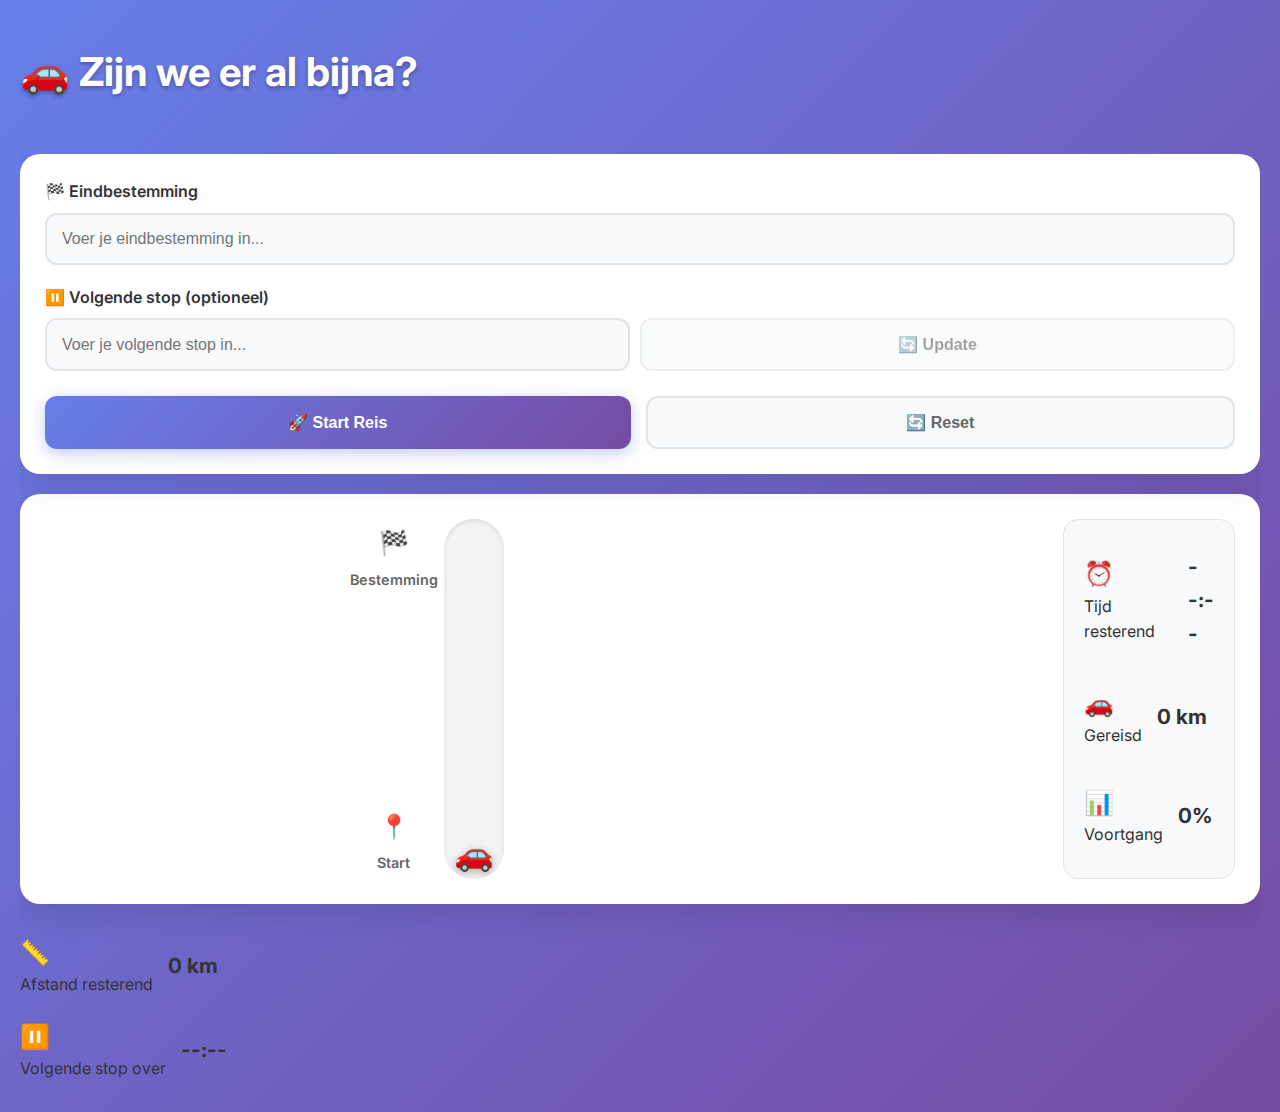
<file: index.html>
<!DOCTYPE html>
<html lang="nl">
<head>
    <meta charset="UTF-8">
    <meta name="viewport" content="width=device-width, initial-scale=1.0">
    <meta name="apple-mobile-web-app-capable" content="yes">
    <meta name="apple-mobile-web-app-status-bar-style" content="default">
    <meta name="mobile-web-app-capable" content="yes">
    <title>Zijn we er al bijna?</title>
    <link rel="stylesheet" href="css/style.css">
    <link rel="stylesheet" href="css/mobile.css">
    <link rel="preconnect" href="https://fonts.googleapis.com">
    <link rel="preconnect" href="https://fonts.gstatic.com" crossorigin>
    <link href="https://fonts.googleapis.com/css2?family=Inter:wght@400;600;700&display=swap" rel="stylesheet">
</head>
<body>
    <div class="container">
        <header class="header">
            <h1 class="title">🚗 Zijn we er al bijna?</h1>
            <button id="back-to-setup" class="header-btn hidden" title="Instellingen">⚙️</button>
        </header>

        <main class="main-content">
            <!-- Address Input Section -->
            <section class="address-section" id="address-section">
                <div class="input-group">
                    <label for="final-destination" class="input-label">🏁 Eindbestemming</label>
                    <input 
                        type="text" 
                        id="final-destination" 
                        class="address-input"
                        placeholder="Voer je eindbestemming in..."
                        autocomplete="off"
                        dir="auto"
                    >
                </div>

                <div class="input-group">
                    <label for="next-stop" class="input-label">⏸️ Volgende stop (optioneel)</label>
                    <div class="input-with-button">
                        <input 
                            type="text" 
                            id="next-stop" 
                            class="address-input"
                            placeholder="Voer je volgende stop in..."
                            autocomplete="off"
                            dir="auto"
                        >
                        <button id="update-next-stop" class="btn btn-secondary update-btn" disabled>
                            🔄 Update
                        </button>
                    </div>
                </div>

                <div class="button-group">
                    <button id="start-trip" class="btn btn-primary">🚀 Start Reis</button>
                    <button id="stop-trip" class="btn btn-secondary hidden">⏹️ Stop</button>
                    <button id="reset-trip" class="btn btn-secondary">🔄 Reset</button>
                </div>
            </section>



            <!-- Progress Section -->
            <section class="progress-section" id="progress-section">
                <div class="progress-layout">
                    <!-- Progress Bars Column -->
                    <div class="progress-column">
                        <div class="progress-bars-container">
                            <!-- Final Destination Progress Bar -->
                            <div class="progress-bar-wrapper">
                                <div class="progress-bar">
                                    <div class="progress-fill" id="progress-fill-destination"></div>
                                    <div class="progress-indicator" id="progress-indicator-destination">
                                        <div class="car-icon">🚗</div>
                                    </div>
                                </div>
                                
                                <!-- Vertical Labels for Destination -->
                                <div class="progress-labels-vertical">
                                    <div class="label destination-label">
                                        <span class="label-icon">🏁</span>
                                        <span class="label-text">Bestemming</span>
                                    </div>
                                    <div class="label start-label">
                                        <span class="label-icon">📍</span>
                                        <span class="label-text">Start</span>
                                    </div>
                                </div>
                            </div>

                            <!-- Next Stop Progress Bar (hidden by default) -->
                            <div class="progress-bar-wrapper next-stop-progress" id="next-stop-progress">
                                <div class="progress-bar">
                                    <div class="progress-fill" id="progress-fill-nextstop"></div>
                                    <div class="progress-indicator" id="progress-indicator-nextstop">
                                        <div class="car-icon">🚗</div>
                                    </div>
                                </div>
                                
                                <!-- Vertical Labels for Next Stop (right side) -->
                                <div class="progress-labels-vertical progress-labels-right">
                                    <div class="label destination-label">
                                        <span class="label-icon">⏸️</span>
                                        <span class="label-text">Volgende Stop</span>
                                    </div>
                                    <div class="label start-label">
                                        <span class="label-icon">📍</span>
                                        <span class="label-text">Start</span>
                                    </div>
                                </div>
                            </div>
                        </div>
                    </div>

                    <!-- Statistics Column -->
                    <div class="stats-column">
                        <div class="stats-card">
                            <div class="stat-item">
                                <div class="stat-header">
                                    <span class="stat-icon">⏰</span>
                                    <div class="stat-title">Tijd resterend</div>
                                </div>
                                <div class="stat-content">
                                    <div class="stat-value" id="remaining-time">--:--</div>
                                </div>
                            </div>
                            <div class="stat-item">
                                <div class="stat-header">
                                    <span class="stat-icon">🚗</span>
                                    <div class="stat-title">Gereisd</div>
                                </div>
                                <div class="stat-content">
                                    <div class="stat-value" id="traveled-distance">0 km</div>
                                </div>
                            </div>
                            <div class="stat-item">
                                <div class="stat-header">
                                    <span class="stat-icon">📊</span>
                                    <div class="stat-title">Voortgang</div>
                                </div>
                                <div class="stat-content">
                                    <div class="stat-value" id="progress">0%</div>
                                </div>
                            </div>
                        </div>
                    </div>
                </div>
            </section>

            <!-- Status Section -->
            <section class="status-section">
                <!-- Status Stats -->
                <div class="status-stats">
                    <div class="stat-item">
                        <div class="stat-header">
                            <span class="stat-icon">📏</span>
                            <div class="stat-title">Afstand resterend</div>
                        </div>
                        <div class="stat-content">
                            <div class="stat-value" id="remaining-distance">0 km</div>
                        </div>
                    </div>
                    <div class="stat-item">
                        <div class="stat-header">
                            <span class="stat-icon">⏸️</span>
                            <div class="stat-title">Volgende stop over</div>
                        </div>
                        <div class="stat-content">
                            <div class="stat-value" id="next-stop-time">--:--</div>
                        </div>
                    </div>
                </div>
            </section>
        </main>
    </div>

    <!-- Loading Overlay -->
    <div class="loading-overlay" id="loading-overlay">
        <div class="loading-spinner"></div>
        <div class="loading-text">Locatie ophalen...</div>
    </div>

    <!-- Toast Container -->
    <div class="toast-container" id="toast-container">
        <!-- Toasts will be added here dynamically -->
    </div>

    <!-- Scripts -->
    <script src="js/geolocation.js"></script>
    <script src="js/progress.js"></script>
    <script src="js/storage.js"></script>
    <script src="js/app.js"></script>
</body>
</html>
</file>
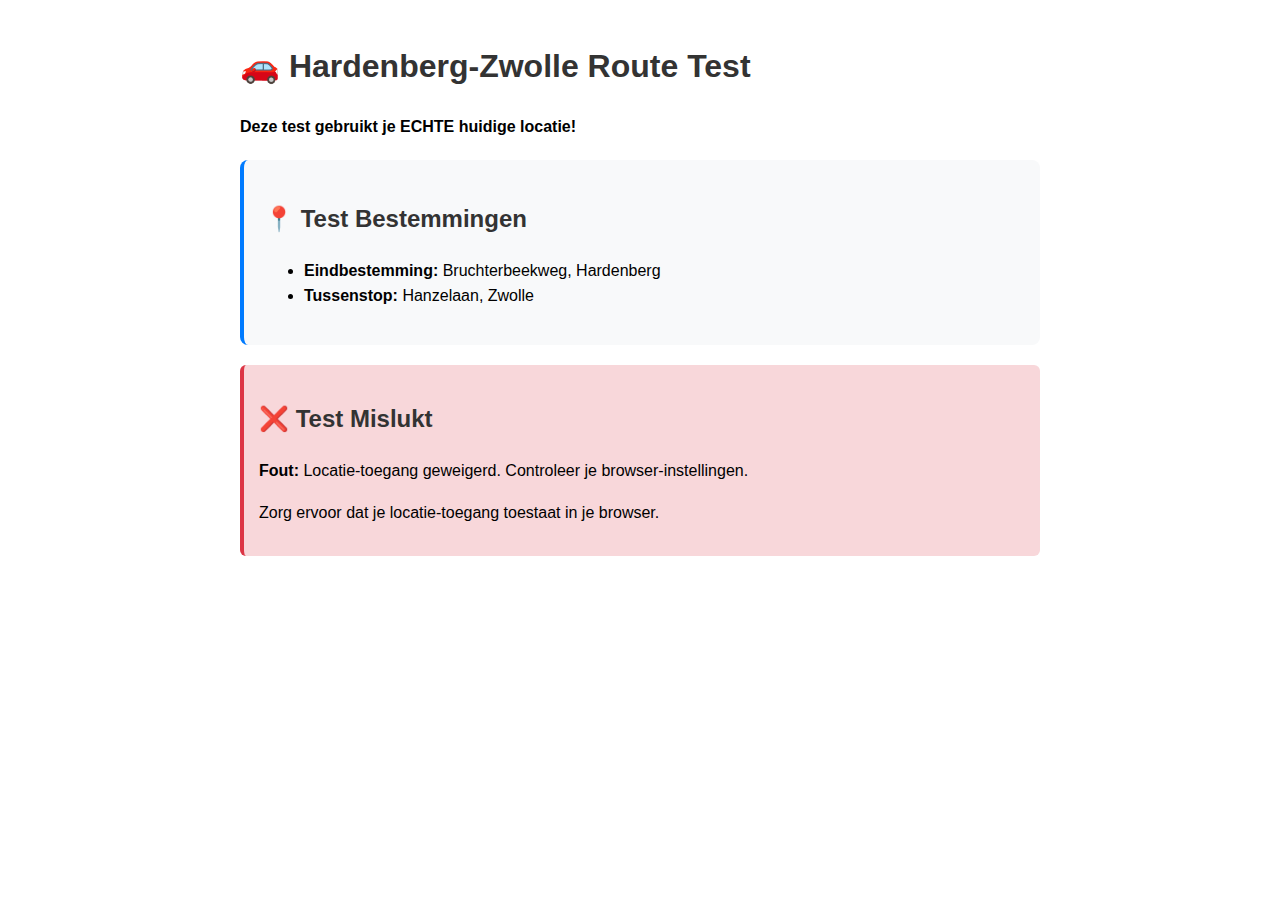
<file: test_hardenberg_zwolle.html>
<!DOCTYPE html>
<html lang="nl">
<head>
    <meta charset="UTF-8">
    <meta name="viewport" content="width=device-width, initial-scale=1.0">
    <title>Hardenberg-Zwolle Test - Echte Locatie</title>
    <style>
        body {
            font-family: -apple-system, BlinkMacSystemFont, 'Segoe UI', Roboto, sans-serif;
            max-width: 800px;
            margin: 0 auto;
            padding: 20px;
            line-height: 1.6;
        }
        h1, h2, h3 {
            color: #333;
        }
        .test-section {
            background: #f8f9fa;
            padding: 20px;
            margin: 20px 0;
            border-radius: 8px;
            border-left: 4px solid #007bff;
        }
        .result {
            background: #e8f5e8;
            padding: 15px;
            margin: 10px 0;
            border-radius: 6px;
            border-left: 4px solid #28a745;
        }
        .error {
            background: #f8d7da;
            padding: 15px;
            margin: 10px 0;
            border-radius: 6px;
            border-left: 4px solid #dc3545;
        }
        .loading {
            color: #007bff;
            font-style: italic;
        }
        .coordinates {
            font-family: monospace;
            background: #f1f3f4;
            padding: 5px;
            border-radius: 4px;
        }
        .distance-info {
            display: grid;
            grid-template-columns: 1fr 1fr;
            gap: 15px;
            margin: 15px 0;
        }
        .distance-card {
            background: white;
            padding: 15px;
            border-radius: 6px;
            box-shadow: 0 2px 4px rgba(0,0,0,0.1);
        }
    </style>
</head>
<body>
    <h1>🚗 Hardenberg-Zwolle Route Test</h1>
    <p><strong>Deze test gebruikt je ECHTE huidige locatie!</strong></p>
    
    <div class="test-section">
        <h2>📍 Test Bestemmingen</h2>
        <ul>
            <li><strong>Eindbestemming:</strong> Bruchterbeekweg, Hardenberg</li>
            <li><strong>Tussenstop:</strong> Hanzelaan, Zwolle</li>
        </ul>
    </div>

    <div id="results">
        <div class="loading">🔄 Locatie ophalen...</div>
    </div>

    <script>
        // Test addresses
        const finalDestination = "Bruchterbeekweg, Hardenberg";
        const nextStop = "Hanzelaan, Zwolle";

        async function testRoute() {
            const resultsDiv = document.getElementById('results');
            resultsDiv.innerHTML = '<div class="loading">🔄 Je huidige locatie ophalen...</div>';

            try {
                // Get real current position
                console.log('Getting current location...');
                const currentPosition = await getCurrentPosition();
                console.log('Current position:', currentPosition);

                resultsDiv.innerHTML = '<div class="loading">🗺️ Adressen geocoderen...</div>';

                // Geocode current location to get address
                console.log('Geocoding current location...');
                const currentLocationAddress = await geocodeAddress(`${currentPosition.lat}, ${currentPosition.lng}`);
                console.log('Current location address:', currentLocationAddress);

                // Test 1: Geocoding final destination
                console.log('Testing geocoding for final destination:', finalDestination);
                const finalDestinationResult = await geocodeAddress(finalDestination);
                console.log('Final destination result:', finalDestinationResult);

                // Test 2: Geocoding next stop
                console.log('Testing geocoding for next stop:', nextStop);
                const nextStopResult = await geocodeAddress(nextStop);
                console.log('Next stop result:', nextStopResult);

                // Debug: Log the exact addresses being used
                console.log('🔍 DEBUG - Addresses used:');
                console.log('Final destination:', finalDestination);
                console.log('Next stop:', nextStop);
                console.log('Final destination coordinates:', finalDestinationResult.lat, finalDestinationResult.lng);
                console.log('Next stop coordinates:', nextStopResult.lat, nextStopResult.lng);

                resultsDiv.innerHTML = '<div class="loading">🛣️ Routes berekenen...</div>';

                // Test 3: Route to next stop (current → next stop)
                console.log('Calculating route to next stop...');
                const routeToNextStop = await getRouteInfo(currentPosition, nextStopResult);
                console.log('Route to next stop:', routeToNextStop);

                // Test 4: Route from next stop to final destination
                console.log('Calculating route from next stop to final destination...');
                const routeToFinal = await getRouteInfo(nextStopResult, finalDestinationResult);
                console.log('Route to final destination:', routeToFinal);

                // Test 5: Direct route to final destination (current → final)
                console.log('Calculating direct route to final destination...');
                const directRouteToFinal = await getRouteInfo(currentPosition, finalDestinationResult);
                console.log('Direct route to final:', directRouteToFinal);

                // Calculate total route via next stop
                const totalRouteViaStop = {
                    distance: routeToNextStop.distance + routeToFinal.distance,
                    duration: (routeToNextStop.duration || 0) + (routeToFinal.duration || 0),
                    averageSpeed: null
                };
                if (totalRouteViaStop.duration > 0) {
                    totalRouteViaStop.averageSpeed = totalRouteViaStop.distance / (totalRouteViaStop.duration / 60);
                }

                // Display results
                resultsDiv.innerHTML = `
                    <div class="test-section">
                        <h2>📍 Je Huidige Locatie</h2>
                        <div class="result">
                            <p><strong>Adres:</strong> ${currentLocationAddress.displayName}</p>
                            <p><strong>Coördinaten:</strong> <span class="coordinates">${currentPosition.lat.toFixed(6)}, ${currentPosition.lng.toFixed(6)}</span></p>
                        </div>
                    </div>

                    <div class="test-section">
                        <h2>🎯 Tussenstop: Hanzelaan, Zwolle</h2>
                        <div class="result">
                            <p><strong>Adres:</strong> ${nextStopResult.displayName}</p>
                            <p><strong>Coördinaten:</strong> <span class="coordinates">${nextStopResult.lat.toFixed(6)}, ${nextStopResult.lng.toFixed(6)}</span></p>
                        </div>
                    </div>

                    <div class="test-section">
                        <h2>🏁 Eindbestemming: Bruchterbeekweg, Hardenberg</h2>
                        <div class="result">
                            <p><strong>Adres:</strong> ${finalDestinationResult.displayName}</p>
                            <p><strong>Coördinaten:</strong> <span class="coordinates">${finalDestinationResult.lat.toFixed(6)}, ${finalDestinationResult.lng.toFixed(6)}</span></p>
                        </div>
                    </div>

                    <div class="test-section">
                        <h2>🛣️ Route Analyse</h2>
                        
                        <div class="distance-info">
                            <div class="distance-card">
                                <h3>🚗 Direct naar Hardenberg</h3>
                                <p><strong>Afstand:</strong> ${directRouteToFinal.distance.toFixed(1)} km</p>
                                <p><strong>Tijd:</strong> ${directRouteToFinal.duration ? directRouteToFinal.duration.toFixed(0) + ' min' : 'N/A'}</p>
                                <p><strong>Gem. snelheid:</strong> ${directRouteToFinal.averageSpeed ? directRouteToFinal.averageSpeed.toFixed(0) + ' km/h' : 'N/A'}</p>
                            </div>
                            
                            <div class="distance-card">
                                <h3>🔄 Via Zwolle</h3>
                                <p><strong>Totale afstand:</strong> ${totalRouteViaStop.distance.toFixed(1)} km</p>
                                <p><strong>Totale tijd:</strong> ${totalRouteViaStop.duration ? totalRouteViaStop.duration.toFixed(0) + ' min' : 'N/A'}</p>
                                <p><strong>Gem. snelheid:</strong> ${totalRouteViaStop.averageSpeed ? totalRouteViaStop.averageSpeed.toFixed(0) + ' km/h' : 'N/A'}</p>
                            </div>
                        </div>

                        <div class="result">
                            <h3>📊 Route Details</h3>
                            <p><strong>Huidige locatie → Zwolle:</strong> ${routeToNextStop.distance.toFixed(1)} km, ${routeToNextStop.duration ? routeToNextStop.duration.toFixed(0) + ' min' : 'N/A'}</p>
                            <p><strong>Zwolle → Hardenberg:</strong> ${routeToFinal.distance.toFixed(1)} km, ${routeToFinal.duration ? routeToFinal.duration.toFixed(0) + ' min' : 'N/A'}</p>
                            <p><strong>Extra afstand via Zwolle:</strong> ${(totalRouteViaStop.distance - directRouteToFinal.distance).toFixed(1)} km</p>
                            <p><strong>Extra tijd via Zwolle:</strong> ${totalRouteViaStop.duration && directRouteToFinal.duration ? (totalRouteViaStop.duration - directRouteToFinal.duration).toFixed(0) + ' min' : 'N/A'}</p>
                        </div>

                        <div class="result">
                            <h3>🛣️ Wegtype Analyse</h3>
                            <p><strong>Directe route wegtypes:</strong> ${directRouteToFinal.roadTypes ? JSON.stringify(directRouteToFinal.roadTypes, null, 2) : 'N/A'}</p>
                            <p><strong>Route naar Zwolle wegtypes:</strong> ${routeToNextStop.roadTypes ? JSON.stringify(routeToNextStop.roadTypes, null, 2) : 'N/A'}</p>
                            <p><strong>Route naar Hardenberg wegtypes:</strong> ${routeToFinal.roadTypes ? JSON.stringify(routeToFinal.roadTypes, null, 2) : 'N/A'}</p>
                        </div>
                    </div>
                `;

            } catch (error) {
                console.error('Test failed:', error);
                resultsDiv.innerHTML = `
                    <div class="error">
                        <h2>❌ Test Mislukt</h2>
                        <p><strong>Fout:</strong> ${error.message}</p>
                        <p>Zorg ervoor dat je locatie-toegang toestaat in je browser.</p>
                    </div>
                `;
            }
        }

        // Get current position using browser geolocation
        function getCurrentPosition() {
            return new Promise((resolve, reject) => {
                if (!navigator.geolocation) {
                    reject(new Error('Geolocation wordt niet ondersteund door deze browser'));
                    return;
                }

                const options = {
                    enableHighAccuracy: true,
                    timeout: 10000,
                    maximumAge: 60000
                };

                navigator.geolocation.getCurrentPosition(
                    (position) => {
                        resolve({
                            lat: position.coords.latitude,
                            lng: position.coords.longitude,
                            accuracy: position.coords.accuracy,
                            timestamp: position.timestamp
                        });
                    },
                    (error) => {
                        const errorMessage = getErrorMessage(error);
                        reject(new Error(errorMessage));
                    },
                    options
                );
            });
        }

        // Copy the geocoding function from geolocation.js
        async function geocodeAddress(address) {
            if (!address || address.trim() === '') {
                throw new Error('Adres is vereist');
            }

            const encodedAddress = encodeURIComponent(address.trim());
            
            const services = [
                {
                    url: `https://api.allorigins.win/raw?url=${encodeURIComponent(`https://nominatim.openstreetmap.org/search?format=json&q=${encodedAddress}&limit=1&addressdetails=1`)}`,
                    parser: (data) => {
                        if (data.length === 0) throw new Error('Adres niet gevonden');
                        const result = data[0];
                        return {
                            lat: parseFloat(result.lat),
                            lng: parseFloat(result.lon),
                            displayName: result.display_name,
                            address: result.address
                        };
                    }
                },
                {
                    url: `https://geocode.maps.co/search?q=${encodedAddress}`,
                    parser: (data) => {
                        if (data.length === 0) throw new Error('Adres niet gevonden');
                        const result = data[0];
                        return {
                            lat: parseFloat(result.lat),
                            lng: parseFloat(result.lon),
                            displayName: result.display_name || `${address}, Netherlands`,
                            address: result.address || address
                        };
                    }
                }
            ];

            for (const service of services) {
                try {
                    const response = await fetch(service.url, {
                        headers: {
                            'Accept': 'application/json'
                        }
                    });

                    if (!response.ok) {
                        continue;
                    }

                    const data = await response.json();
                    const result = service.parser(data);
                    
                    console.log('Geocoding successful:', result);
                    return result;
                    
                } catch (error) {
                    console.log(`Geocoding service failed:`, error.message);
                    continue;
                }
            }

            throw new Error(`Kon adres niet vinden: ${address}. Probeer een ander adres of controleer je internetverbinding.`);
        }

        // Copy the routing function from geolocation.js
        async function getRouteInfo(origin, destination) {
            try {
                const url = `https://router.project-osrm.org/route/v1/driving/${origin.lng},${origin.lat};${destination.lng},${destination.lat}?overview=false&annotations=true`;
                
                const response = await fetch(url);
                if (!response.ok) {
                    throw new Error('OSRM route request failed');
                }
                
                const data = await response.json();
                
                if (data.routes && data.routes.length > 0) {
                    const route = data.routes[0];
                    const leg = route.legs[0];
                    
                    return {
                        distance: route.distance / 1000, // Convert to kilometers
                        duration: route.duration / 60, // Convert to minutes
                        averageSpeed: (route.distance / 1000) / (route.duration / 3600), // km/h
                        roadTypes: analyzeRoadTypes(leg.annotation?.speed || []),
                        waypoints: leg.annotation?.speed || []
                    };
                } else {
                    throw new Error('No route found');
                }
            } catch (error) {
                console.warn('OSRM route calculation failed, falling back to Haversine:', error.message);
                const distance = calculateDistance(origin.lat, origin.lng, destination.lat, destination.lng);
                return {
                    distance: distance,
                    duration: null,
                    averageSpeed: null,
                    roadTypes: null,
                    waypoints: null
                };
            }
        }

        // Copy the distance calculation function
        function calculateDistance(lat1, lng1, lat2, lng2) {
            const R = 6371; // Earth's radius in kilometers
            const dLat = toRadians(lat2 - lat1);
            const dLng = toRadians(lng2 - lng1);
            
            const a = Math.sin(dLat / 2) * Math.sin(dLat / 2) +
                      Math.cos(toRadians(lat1)) * Math.cos(toRadians(lat2)) *
                      Math.sin(dLng / 2) * Math.sin(dLng / 2);
            
            const c = 2 * Math.atan2(Math.sqrt(a), Math.sqrt(1 - a));
            const distance = R * c;
            
            return distance;
        }

        // Copy helper functions
        function analyzeRoadTypes(speedData) {
            if (!speedData || speedData.length === 0) return null;
            
            const roadTypes = {
                highway: 0,
                primary: 0,
                secondary: 0,
                residential: 0
            };
            
            speedData.forEach(speed => {
                if (speed > 100) roadTypes.highway++;
                else if (speed > 80) roadTypes.primary++;
                else if (speed > 50) roadTypes.secondary++;
                else roadTypes.residential++;
            });
            
            return roadTypes;
        }

        function toRadians(degrees) {
            return degrees * (Math.PI / 180);
        }

        function getErrorMessage(error) {
            switch (error.code) {
                case error.PERMISSION_DENIED:
                    return 'Locatie-toegang geweigerd. Controleer je browser-instellingen.';
                case error.POSITION_UNAVAILABLE:
                    return 'Locatie-informatie is niet beschikbaar.';
                case error.TIMEOUT:
                    return 'Locatie-verzoek is verlopen. Probeer het opnieuw.';
                default:
                    return 'Er is een onbekende fout opgetreden.';
            }
        }

        // Run the test
        testRoute();
    </script>
</body>
</html>
</file>
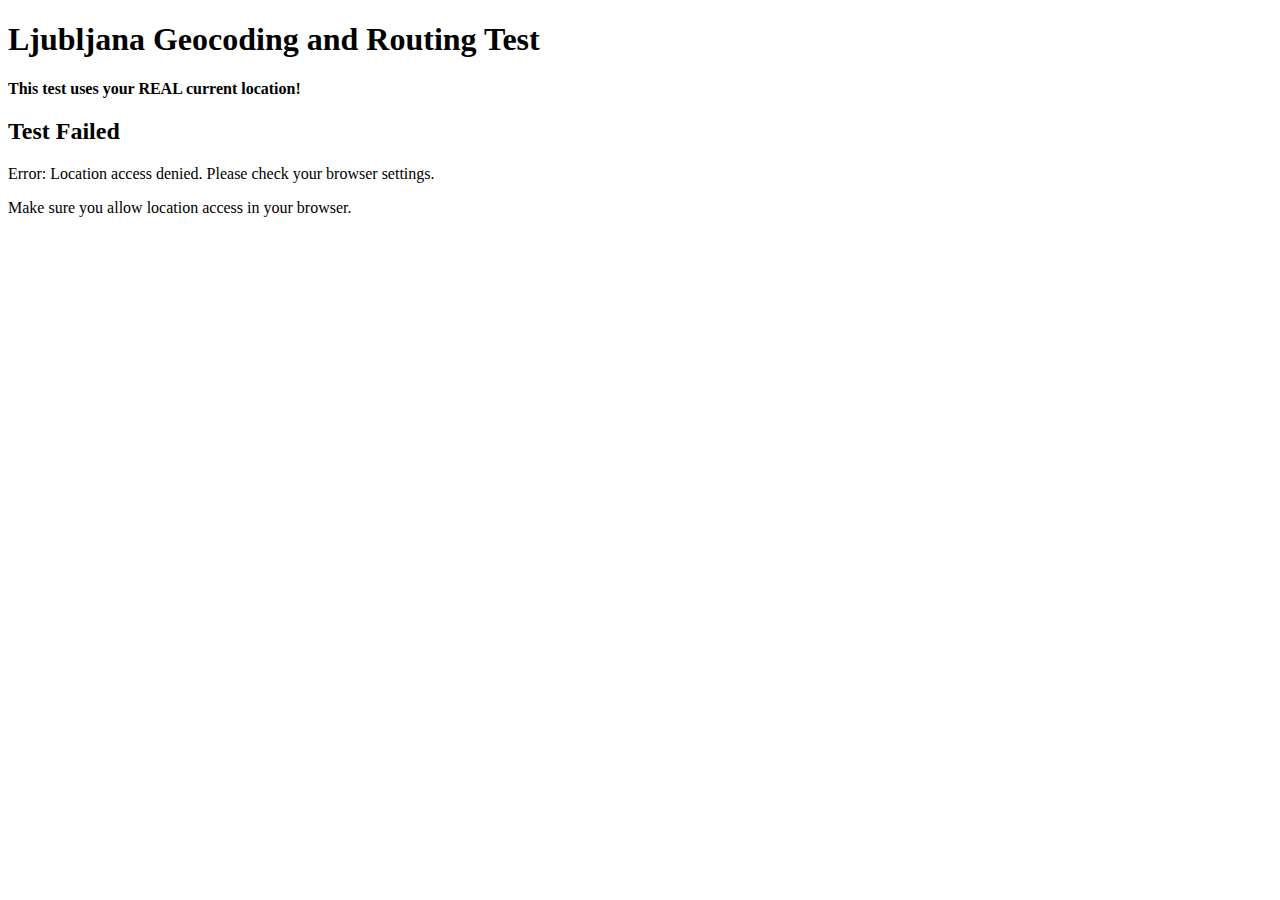
<file: test_ljubljana.html>
<!DOCTYPE html>
<html lang="en">
<head>
    <meta charset="UTF-8">
    <meta name="viewport" content="width=device-width, initial-scale=1.0">
    <title>Ljubljana Test - Real Location</title>
</head>
<body>
    <h1>Ljubljana Geocoding and Routing Test</h1>
    <p><strong>This test uses your REAL current location!</strong></p>
    <div id="results"></div>

    <script>
        // Test address
        const testAddress = "Ljubljana, Upravna Enota Ljubljana, Slovenia";

        async function testGeocoding() {
            const resultsDiv = document.getElementById('results');
            resultsDiv.innerHTML = '<h2>Getting your current location...</h2>';

            try {
                // Get real current position
                console.log('Getting current location...');
                const currentPosition = await getCurrentPosition();
                console.log('Current position:', currentPosition);

                // Geocode current location to get address
                console.log('Geocoding current location...');
                const currentLocationAddress = await geocodeAddress(`${currentPosition.lat}, ${currentPosition.lng}`);
                console.log('Current location address:', currentLocationAddress);

                // Test 1: Geocoding Ljubljana
                console.log('Testing geocoding for:', testAddress);
                const geocodingResult = await geocodeAddress(testAddress);
                console.log('Geocoding result:', geocodingResult);

                // Test 2: OSRM Routing
                console.log('Testing OSRM routing...');
                const routeResult = await getRouteInfo(currentPosition, geocodingResult);
                console.log('OSRM route result:', routeResult);

                // Test 3: Haversine distance
                const haversineDistance = calculateDistance(
                    currentPosition.lat, currentPosition.lng,
                    geocodingResult.lat, geocodingResult.lng
                );
                console.log('Haversine distance:', haversineDistance);

                // Display results
                resultsDiv.innerHTML = `
                    <h2>Test Results</h2>
                    <h3>Your Current Location:</h3>
                    <p><strong>Address:</strong> ${currentLocationAddress.displayName}</p>
                    <p><strong>Coordinates:</strong> ${currentPosition.lat.toFixed(6)}, ${currentPosition.lng.toFixed(6)}</p>
                    
                    <h3>Destination:</h3>
                    <p><strong>Address:</strong> ${testAddress}</p>
                    <p><strong>Coordinates:</strong> ${geocodingResult.lat.toFixed(6)}, ${geocodingResult.lng.toFixed(6)}</p>
                    <p><strong>Display Name:</strong> ${geocodingResult.displayName}</p>
                    
                    <h3>Distance Calculations:</h3>
                    <p><strong>OSRM Route Distance:</strong> ${routeResult.distance.toFixed(2)} km</p>
                    <p><strong>OSRM Route Duration:</strong> ${routeResult.duration ? routeResult.duration.toFixed(1) + ' min' : 'N/A'}</p>
                    <p><strong>OSRM Average Speed:</strong> ${routeResult.averageSpeed ? routeResult.averageSpeed.toFixed(1) + ' km/h' : 'N/A'}</p>
                    <p><strong>Haversine (as crow flies):</strong> ${haversineDistance.toFixed(2)} km</p>
                    
                    <h3>Difference:</h3>
                    <p><strong>OSRM vs Haversine:</strong> ${(routeResult.distance - haversineDistance).toFixed(2)} km difference</p>
                    <p><strong>Route Efficiency:</strong> ${((haversineDistance / routeResult.distance) * 100).toFixed(1)}% (higher = more direct)</p>
                    
                    <h3>Road Types (OSRM):</h3>
                    <p><strong>Road Analysis:</strong> ${routeResult.roadTypes ? JSON.stringify(routeResult.roadTypes, null, 2) : 'N/A'}</p>
                `;

            } catch (error) {
                console.error('Test failed:', error);
                resultsDiv.innerHTML = `<h2>Test Failed</h2><p>Error: ${error.message}</p><p>Make sure you allow location access in your browser.</p>`;
            }
        }

        // Get current position using browser geolocation
        function getCurrentPosition() {
            return new Promise((resolve, reject) => {
                if (!navigator.geolocation) {
                    reject(new Error('Geolocation is not supported by this browser'));
                    return;
                }

                const options = {
                    enableHighAccuracy: true,
                    timeout: 10000,
                    maximumAge: 60000
                };

                navigator.geolocation.getCurrentPosition(
                    (position) => {
                        resolve({
                            lat: position.coords.latitude,
                            lng: position.coords.longitude,
                            accuracy: position.coords.accuracy,
                            timestamp: position.timestamp
                        });
                    },
                    (error) => {
                        const errorMessage = getErrorMessage(error);
                        reject(new Error(errorMessage));
                    },
                    options
                );
            });
        }

        // Copy the geocoding function from geolocation.js
        async function geocodeAddress(address) {
            if (!address || address.trim() === '') {
                throw new Error('Address is required');
            }

            const encodedAddress = encodeURIComponent(address.trim());
            
            const services = [
                {
                    url: `https://api.allorigins.win/raw?url=${encodeURIComponent(`https://nominatim.openstreetmap.org/search?format=json&q=${encodedAddress}&limit=1&addressdetails=1`)}`,
                    parser: (data) => {
                        if (data.length === 0) throw new Error('Address not found');
                        const result = data[0];
                        return {
                            lat: parseFloat(result.lat),
                            lng: parseFloat(result.lon),
                            displayName: result.display_name,
                            address: result.address
                        };
                    }
                },
                {
                    url: `https://geocode.maps.co/search?q=${encodedAddress}`,
                    parser: (data) => {
                        if (data.length === 0) throw new Error('Address not found');
                        const result = data[0];
                        return {
                            lat: parseFloat(result.lat),
                            lng: parseFloat(result.lon),
                            displayName: result.display_name || `${address}, Netherlands`,
                            address: result.address || address
                        };
                    }
                }
            ];

            for (const service of services) {
                try {
                    const response = await fetch(service.url, {
                        headers: {
                            'Accept': 'application/json'
                        }
                    });

                    if (!response.ok) {
                        continue;
                    }

                    const data = await response.json();
                    const result = service.parser(data);
                    
                    console.log('Geocoding successful:', result);
                    return result;
                    
                } catch (error) {
                    console.log(`Geocoding service failed:`, error.message);
                    continue;
                }
            }

            throw new Error(`Could not find address: ${address}. Please try a different address or check your internet connection.`);
        }

        // Copy the routing function from geolocation.js
        async function getRouteInfo(origin, destination) {
            try {
                const url = `https://router.project-osrm.org/route/v1/driving/${origin.lng},${origin.lat};${destination.lng},${destination.lat}?overview=false&annotations=true`;
                
                const response = await fetch(url);
                if (!response.ok) {
                    throw new Error('OSRM route request failed');
                }
                
                const data = await response.json();
                
                if (data.routes && data.routes.length > 0) {
                    const route = data.routes[0];
                    const leg = route.legs[0];
                    
                    return {
                        distance: route.distance / 1000, // Convert to kilometers
                        duration: route.duration / 60, // Convert to minutes
                        averageSpeed: (route.distance / 1000) / (route.duration / 3600), // km/h
                        roadTypes: analyzeRoadTypes(leg.annotation?.speed || []),
                        waypoints: leg.annotation?.speed || []
                    };
                } else {
                    throw new Error('No route found');
                }
            } catch (error) {
                console.warn('OSRM route calculation failed, falling back to Haversine:', error.message);
                const distance = calculateDistance(origin.lat, origin.lng, destination.lat, destination.lng);
                return {
                    distance: distance,
                    duration: null,
                    averageSpeed: null,
                    roadTypes: null,
                    waypoints: null
                };
            }
        }

        // Copy the distance calculation function
        function calculateDistance(lat1, lng1, lat2, lng2) {
            const R = 6371; // Earth's radius in kilometers
            const dLat = toRadians(lat2 - lat1);
            const dLng = toRadians(lng2 - lng1);
            
            const a = Math.sin(dLat / 2) * Math.sin(dLat / 2) +
                      Math.cos(toRadians(lat1)) * Math.cos(toRadians(lat2)) *
                      Math.sin(dLng / 2) * Math.sin(dLng / 2);
            
            const c = 2 * Math.atan2(Math.sqrt(a), Math.sqrt(1 - a));
            const distance = R * c;
            
            return distance;
        }

        // Copy helper functions
        function analyzeRoadTypes(speedData) {
            if (!speedData || speedData.length === 0) return null;
            
            const roadTypes = {
                highway: 0,
                primary: 0,
                secondary: 0,
                residential: 0
            };
            
            speedData.forEach(speed => {
                if (speed > 100) roadTypes.highway++;
                else if (speed > 80) roadTypes.primary++;
                else if (speed > 50) roadTypes.secondary++;
                else roadTypes.residential++;
            });
            
            return roadTypes;
        }

        function toRadians(degrees) {
            return degrees * (Math.PI / 180);
        }

        function getErrorMessage(error) {
            switch (error.code) {
                case error.PERMISSION_DENIED:
                    return 'Location access denied. Please check your browser settings.';
                case error.POSITION_UNAVAILABLE:
                    return 'Location information is unavailable.';
                case error.TIMEOUT:
                    return 'Location request timed out. Please try again.';
                default:
                    return 'An unknown error occurred.';
            }
        }

        // Run the test
        testGeocoding();
    </script>
</body>
</html>
</file>
<file: css/mobile.css>
/* Mobile-specific optimizations */

/* Touch-friendly button sizes */
@media (max-width: 768px) {
    .btn {
        min-height: 56px; /* Larger touch targets */
        font-size: 1.1rem;
        padding: 18px 20px;
    }
    
    .address-input {
        padding: 18px; /* Larger touch targets */
        font-size: 1.1rem;
    }
    
    .title {
        font-size: 2rem; /* Slightly smaller on mobile */
    }
    
    .container {
        padding: 15px;
    }
    
    .address-section,
    .progress-section {
        padding: 20px;
    }
    
    /* Keep same responsive layout as larger screens */
    .progress-layout {
        gap: 40px; /* Same as desktop */
    }
    
    .progress-column {
        flex: 1.7; /* Same as desktop */
    }
    
    .stats-column {
        flex: 0.3; /* Same as desktop */
    }
    
    /* Ensure progress bar fits well on mobile */
    .progress-bar {
        width: 60px; /* Same as desktop */
        min-height: 300px; /* Same as desktop */
    }
    
    .progress-labels-vertical {
        left: -80px; /* Same as desktop */
        min-height: 300px; /* Same as desktop */
    }
    
    .progress-labels-right {
        left: auto;
        right: -80px; /* Preserve right positioning for second progress bar */
    }
    
    .progress-labels-vertical .label {
        padding: 5px 0; /* Same as desktop */
    }
    
    .car-icon {
        font-size: 2rem; /* Same as desktop */
    }
    
    .stats-card {
        padding: 12px;
        gap: 8px;
        max-width: 150px;
    }
    
    .stat-item {
        gap: 8px;
        padding: 6px 0;
    }
    
    .stat-icon {
        font-size: 1.2rem;
        width: 30px;
    }
    
    .stat-label {
        font-size: 0.8rem;
    }
    
    .stat-value {
        font-size: 1rem;
    }
}

/* Landscape orientation adjustments */
@media (max-width: 768px) and (orientation: landscape) {
    .container {
        padding: 10px;
    }
    
    .header {
        margin-bottom: 15px;
        padding: 10px 0;
    }
    
    .title {
        font-size: 1.8rem;
        margin-bottom: 5px;
    }
    
    .subtitle {
        font-size: 1rem;
    }
    
    .main-content {
        gap: 20px;
    }
    
    .progress-bar {
        height: 200px;
    }
}

/* Very small screens */
@media (max-width: 375px) {
    .title {
        font-size: 1.8rem;
    }
    
    .container {
        padding: 10px;
    }
    
    .address-section,
    .progress-section {
        padding: 15px;
    }
    
    .button-group {
        flex-direction: column;
        gap: 10px;
    }
    
    .progress-column {
        flex: 1.7; /* Same as desktop */
    }
    
    .stats-column {
        flex: 0.3; /* Same as desktop */
    }
    
    .progress-bar {
        width: 60px; /* Same as desktop */
        min-height: 300px; /* Same as desktop */
    }
    
    .progress-labels-vertical {
        left: -80px; /* Same as desktop */
        min-height: 300px; /* Same as desktop */
    }
    
    .progress-labels-right {
        left: auto;
        right: -80px; /* Preserve right positioning for second progress bar */
    }
    
    .stats-card {
        padding: 8px;
        gap: 4px;
        max-width: 120px;
    }
    
    .stat-item {
        gap: 4px;
        padding: 3px 0;
    }
    
    .stat-icon {
        font-size: 1.2rem; /* Keep same as larger mobile screens */
        width: 30px; /* Keep same as larger mobile screens */
    }
    
    .stat-label {
        font-size: 0.8rem; /* Keep same as larger mobile screens */
    }
    
    .stat-value {
        font-size: 1rem; /* Keep same as larger mobile screens */
    }
}

/* Extra small screens */
@media (max-width: 320px) {
    .progress-column {
        flex: 1.7; /* Same as desktop */
    }
    
    .stats-column {
        flex: 0.3; /* Same as desktop */
    }
    
    .progress-bar {
        width: 60px; /* Same as desktop */
        min-height: 300px; /* Same as desktop */
    }
    
    .progress-labels-vertical {
        left: -80px; /* Same as desktop */
        min-height: 300px; /* Same as desktop */
    }
    
    .progress-labels-right {
        left: auto;
        right: -80px; /* Preserve right positioning for second progress bar */
    }
    
    .stats-card {
        padding: 6px;
        gap: 3px;
        max-width: 100px;
    }
    
    .stat-item {
        gap: 3px;
        padding: 2px 0;
    }
    
    .stat-icon {
        font-size: 1.2rem; /* Keep same as larger mobile screens */
        width: 30px; /* Keep same as larger mobile screens */
    }
    
    .stat-label {
        font-size: 0.8rem; /* Keep same as larger mobile screens */
    }
    
    .stat-value {
        font-size: 1rem; /* Keep same as larger mobile screens */
    }
}

/* Prevent zoom on input focus (iOS) */
@media screen and (-webkit-min-device-pixel-ratio: 0) {
    .address-input {
        font-size: 16px;
    }
}

/* High DPI displays */
@media (-webkit-min-device-pixel-ratio: 2), (min-resolution: 192dpi) {
    .progress-bar {
        box-shadow: inset 0 1px 2px rgba(0,0,0,0.1);
    }
    
    .btn {
        box-shadow: 0 2px 8px rgba(0,0,0,0.15);
    }
}

/* Dark mode support */
@media (prefers-color-scheme: dark) {
    .address-section,
    .progress-section,
    .status-card {
        background: #1a1a1a;
        color: #fff;
    }
    
    .address-input {
        background: #2a2a2a;
        border-color: #404040;
        color: #fff;
    }
    
    .address-input:focus {
        background: #333;
        border-color: #667eea;
    }
    
    .info-card {
        background: #2a2a2a;
        border-color: #404040;
    }
    
    .info-label {
        color: #ccc;
    }
    
    .info-value {
        color: #fff;
    }
    
    .label-text {
        color: #ccc;
    }
    
    .btn-secondary {
        background: #2a2a2a;
        color: #ccc;
        border-color: #404040;
    }
    
    .btn-secondary:hover {
        background: #333;
    }
}

/* Reduced motion preferences */
@media (prefers-reduced-motion: reduce) {
    .car-icon {
        animation: none;
    }
    
    .progress-fill,
    .progress-indicator {
        transition: none;
    }
    
    .btn:hover {
        transform: none;
    }
    
    .loading-spinner {
        animation: none;
    }
}

/* Focus indicators for accessibility */
.btn:focus,
.address-input:focus {
    outline: 2px solid #667eea;
    outline-offset: 2px;
}

/* Ensure proper contrast ratios */
.info-label {
    color: #555;
}

@media (prefers-color-scheme: dark) {
    .info-label {
        color: #bbb;
    }
}
</file>
<file: css/style.css>
/* Reset and Base Styles */
* {
    margin: 0;
    padding: 0;
    box-sizing: border-box;
}

body {
    font-family: 'Inter', -apple-system, BlinkMacSystemFont, 'Segoe UI', Roboto, sans-serif;
    background: linear-gradient(135deg, #667eea 0%, #764ba2 100%);
    min-height: 100vh;
    color: #333;
    line-height: 1.6;
}

.container {
    max-width: 100%;
    margin: 0 auto;
    padding: 20px;
    min-height: 100vh;
    display: flex;
    flex-direction: column;
}

/* Header Styles */
.header {
    display: flex;
    justify-content: space-between;
    align-items: center;
    margin-bottom: 30px;
    padding: 20px 0;
}

.title {
    font-size: 2.5rem;
    font-weight: 700;
    color: white;
    text-shadow: 0 2px 4px rgba(0,0,0,0.3);
    margin: 0;
}

.header-btn {
    padding: 8px 16px;
    font-size: 1.2rem;
    min-height: 36px;
    min-width: 48px;
    width: auto;
    height: 36px;
    background: rgba(255, 255, 255, 0.2);
    border: 1px solid rgba(255, 255, 255, 0.3);
    color: white;
    backdrop-filter: blur(10px);
    border-radius: 18px;
    display: flex;
    align-items: center;
    justify-content: center;
    text-decoration: none;
}

.header-btn:hover {
    background: rgba(255, 255, 255, 0.3);
    transform: translateY(-1px);
}

.header-btn.active {
    background: rgba(255, 255, 255, 0.4);
    border-color: rgba(255, 255, 255, 0.6);
}

/* Main Content */
.main-content {
    flex: 1;
    display: flex;
    flex-direction: column;
    gap: 20px;
    height: 100%;
    overflow: hidden;
}

/* Address Section */
.address-section {
    background: white;
    border-radius: 20px;
    padding: 25px;
    box-shadow: 0 10px 30px rgba(0,0,0,0.1);
    transition: all 0.5s ease;
    transform: translateY(0);
    opacity: 1;
    max-height: 500px;
    overflow: hidden;
}



.address-section.collapsed {
    transform: translateY(-100%);
    opacity: 0;
    max-height: 0;
    padding: 0;
    margin: 0;
}

.input-group {
    margin-bottom: 20px;
}

.input-with-button {
    display: flex;
    gap: 10px;
    align-items: stretch;
}

.input-with-button .address-input {
    flex: 1;
}

.update-btn {
    flex-shrink: 0;
    min-width: 80px;
    padding: 15px 12px;
}

.input-label {
    display: block;
    font-weight: 600;
    color: #333;
    margin-bottom: 8px;
    font-size: 1rem;
}

.address-input {
    width: 100%;
    padding: 15px;
    border: 2px solid #e1e5e9;
    border-radius: 12px;
    font-size: 1rem;
    transition: all 0.3s ease;
    background: #f8f9fa;
}

.address-input:focus {
    outline: none;
    border-color: #667eea;
    background: white;
    box-shadow: 0 0 0 3px rgba(102, 126, 234, 0.1);
}

.button-group {
    display: flex;
    gap: 15px;
    margin-top: 25px;
}

.btn {
    flex: 1;
    padding: 15px 20px;
    border: none;
    border-radius: 12px;
    font-size: 1rem;
    font-weight: 600;
    cursor: pointer;
    transition: all 0.3s ease;
    text-align: center;
    min-height: 50px;
    display: flex;
    align-items: center;
    justify-content: center;
}

.btn-primary {
    background: linear-gradient(135deg, #667eea 0%, #764ba2 100%);
    color: white;
    box-shadow: 0 4px 15px rgba(102, 126, 234, 0.4);
}

.btn-primary:hover {
    transform: translateY(-2px);
    box-shadow: 0 6px 20px rgba(102, 126, 234, 0.6);
}

.btn-secondary {
    background: #f8f9fa;
    color: #666;
    border: 2px solid #e1e5e9;
}

.btn-secondary:hover {
    background: #e9ecef;
    transform: translateY(-2px);
}

.btn:disabled {
    opacity: 0.6;
    cursor: not-allowed;
    transform: none !important;
}

/* Progress Section */
.progress-section {
    background: white;
    border-radius: 20px;
    padding: 25px;
    box-shadow: 0 10px 30px rgba(0,0,0,0.1);
    flex: 1;
    display: flex;
    flex-direction: column;
    min-height: 0;
    transition: all 0.5s ease;
}

.progress-section.compact {
    flex: 0.6;
    min-height: 250px; /* Reduced from 300px for better mobile compatibility */
}

.progress-layout {
    display: flex;
    gap: 40px;
    height: 100%;
    min-height: 0;
    align-items: stretch;
    flex: 1;
}

.progress-column {
    flex: 1.7;
    display: flex;
    flex-direction: column;
    align-items: center;
    justify-content: center;
}

.progress-bars-container {
    position: relative;
    display: flex;
    flex-direction: row;
    align-items: center;
    justify-content: center;
    height: 100%;
    flex: 1;
    gap: 60px;
}

.progress-bar-wrapper {
    position: relative;
    display: flex;
    flex-direction: column;
    align-items: center;
    height: 100%;
}

.next-stop-progress {
    opacity: 0;
    transform: scale(0.8);
    transition: all 0.5s ease;
}

.next-stop-progress.visible {
    opacity: 1 !important;
    transform: scale(1) !important;
    display: flex !important;
    visibility: visible !important;
}

.progress-bar {
    position: relative;
    width: 60px;
    height: 100%;
    min-height: 250px; /* Reduced from 300px for better mobile compatibility */
    background: #f1f3f4;
    border-radius: 30px;
    margin: 0 auto;
    overflow: hidden;
    box-shadow: inset 0 2px 4px rgba(0,0,0,0.1);
    flex: 1;
}

.progress-fill {
    position: absolute;
    bottom: 0;
    left: 0;
    width: 100%;
    height: 0%;
    background: linear-gradient(to top, #667eea, #764ba2);
    transition: height 0.5s ease;
    border-radius: 30px;
}

/* Next stop progress bar has different color */
#progress-fill-nextstop {
    background: linear-gradient(to top, #ff6b6b, #ee5a24);
}

.progress-indicator {
    position: absolute;
    left: 50%;
    transform: translateX(-50%);
    bottom: 0;
    transition: bottom 0.5s ease;
    z-index: 10;
}

.car-icon {
    font-size: 2rem;
    filter: drop-shadow(0 2px 4px rgba(0,0,0,0.3));
    animation: bounce 2s infinite;
}

@keyframes bounce {
    0%, 20%, 50%, 80%, 100% {
        transform: translateY(0);
    }
    40% {
        transform: translateY(-5px);
    }
    60% {
        transform: translateY(-3px);
    }
}

.progress-labels-vertical {
    position: absolute;
    left: -80px;
    top: 0;
    width: 60px;
    height: 100%;
    min-height: 250px; /* Reduced from 300px to match progress bar */
    pointer-events: none;
}

.progress-labels-right {
    left: auto;
    right: -80px;
}

.progress-labels-vertical .label {
    position: absolute;
    left: 0;
    width: 100%;
    text-align: center;
    margin: 0;
    padding: 5px 0;
}

.progress-labels-vertical .destination-label {
    top: 0;
}

.progress-labels-vertical .start-label {
    bottom: 0;
}

.progress-labels {
    display: flex;
    justify-content: space-between;
    align-items: center;
    margin-top: 20px;
}

.label {
    display: flex;
    flex-direction: column;
    align-items: center;
    text-align: center;
    flex: 1;
}

.label-icon {
    font-size: 1.5rem;
    margin-bottom: 5px;
}

.label-text {
    font-size: 0.9rem;
    font-weight: 600;
    color: #666;
}

/* Statistics Column */
.stats-column {
    flex: 0.3;
    display: flex;
    flex-direction: column;
    justify-content: center;
    align-items: flex-end;
}

.stats-card {
    background: #f8f9fa;
    border-radius: 15px;
    padding: 20px;
    border: 1px solid #e1e5e9;
    display: flex;
    flex-direction: column;
    gap: 15px;
    width: 100%;
    max-width: 200px;
}

.stat-item {
    display: flex;
    align-items: center;
    gap: 15px;
    padding: 10px 0;
}

.stat-icon {
    font-size: 1.5rem;
    width: 40px;
    text-align: center;
    flex-shrink: 0;
}

.stat-content {
    flex: 1;
}

.stat-label {
    font-weight: 500;
    color: #666;
    font-size: 0.9rem;
    margin-bottom: 2px;
}

.stat-value {
    font-weight: 700;
    color: #333;
    font-size: 1.3rem;
}

/* Trip Info (legacy - keeping for compatibility) */
.trip-info {
    margin-top: 20px;
}

.info-card {
    background: #f8f9fa;
    border-radius: 15px;
    padding: 20px;
    border: 1px solid #e1e5e9;
}

.info-item {
    display: flex;
    justify-content: space-between;
    align-items: center;
    padding: 10px 0;
    border-bottom: 1px solid #e1e5e9;
}

.info-item:last-child {
    border-bottom: none;
}

.info-label {
    font-weight: 500;
    color: #666;
}

.info-value {
    font-weight: 600;
    color: #333;
    font-size: 1.1rem;
}

/* Status Section */
.status-section {
    margin-top: auto;
}

.status-card {
    background: white;
    border-radius: 15px;
    padding: 20px;
    box-shadow: 0 5px 15px rgba(0,0,0,0.1);
    display: flex;
    align-items: center;
    gap: 15px;
    text-align: center;
}

.status-icon {
    font-size: 2rem;
    flex-shrink: 0;
}

.status-text {
    font-weight: 500;
    color: #333;
    flex: 1;
}

/* Loading Overlay */
.loading-overlay {
    position: fixed;
    top: 0;
    left: 0;
    width: 100%;
    height: 100%;
    background: rgba(0,0,0,0.8);
    display: none;
    justify-content: center;
    align-items: center;
    flex-direction: column;
    z-index: 1000;
}

.loading-overlay.active {
    display: flex;
}

.loading-spinner {
    width: 50px;
    height: 50px;
    border: 4px solid rgba(255,255,255,0.3);
    border-top: 4px solid white;
    border-radius: 50%;
    animation: spin 1s linear infinite;
    margin-bottom: 20px;
}

@keyframes spin {
    0% { transform: rotate(0deg); }
    100% { transform: rotate(360deg); }
}

.loading-text {
    color: white;
    font-size: 1.1rem;
    font-weight: 500;
}

/* Utility Classes */
.hidden {
    display: none !important;
}

.fade-in {
    animation: fadeIn 0.5s ease-in;
}

@keyframes fadeIn {
    from { opacity: 0; transform: translateY(20px); }
    to { opacity: 1; transform: translateY(0); }
}
</file>
